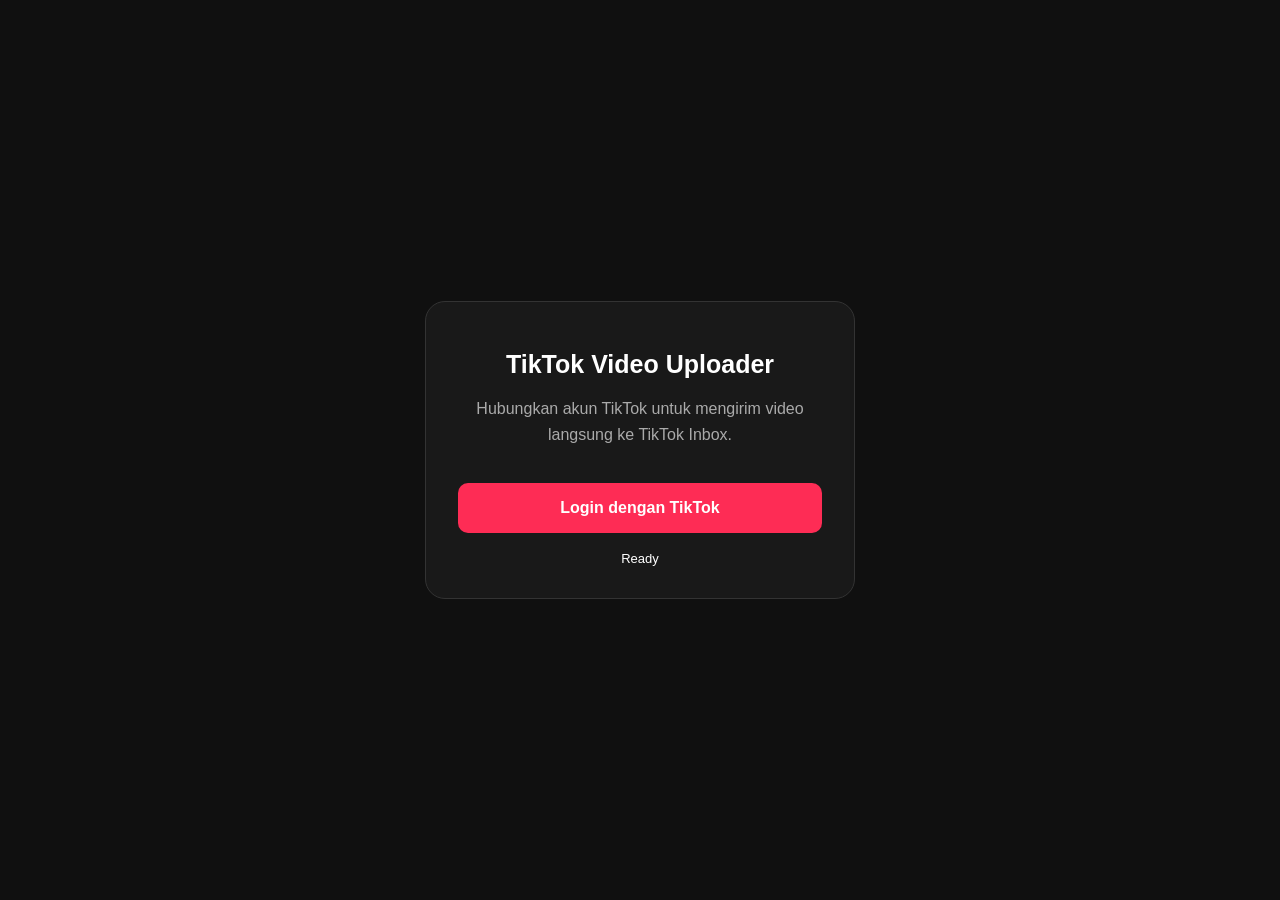
<file: index.html>
<!DOCTYPE html>
<html lang="id">
<head>
  <meta charset="UTF-8">
  <meta name="viewport" content="width=device-width, initial-scale=1">
  <title>TikTok Video Uploader</title>
  <meta name="theme-color" content="#101010">

  <style>
    * { box-sizing: border-box; }

    body {
      margin: 0;
      min-height: 100vh;
      display: grid;
      place-items: center;
      background: #101010;
      color: white;
      font-family: Arial, sans-serif;
      padding: 20px;
    }

    .card {
      width: 100%;
      max-width: 430px;
      padding: 32px;
      border: 1px solid #333;
      border-radius: 20px;
      background: #191919;
      text-align: center;
    }

    h1 { font-size: 25px; }

    p {
      color: #aaa;
      line-height: 1.6;
    }

    button {
      width: 100%;
      padding: 16px;
      margin-top: 20px;
      border: 0;
      border-radius: 10px;
      background: #fe2c55;
      color: white;
      font-size: 16px;
      font-weight: bold;
      cursor: pointer;
    }

    #status {
      margin-top: 18px;
      font-size: 13px;
      overflow-wrap: anywhere;
    }
  </style>
</head>

<body>
  <main class="card">
    <h1>TikTok Video Uploader</h1>
    <p>
      Hubungkan akun TikTok untuk mengirim video
      langsung ke TikTok Inbox.
    </p>

    <button id="loginButton">
      Login dengan TikTok
    </button>

    <div id="status">Ready</div>
  </main>

  <script>
    // GANTI dengan URL Web App Google Apps Script Anda.
    const GAS_URL =
      "https://script.google.com/macros/s/ISI_DEPLOYMENT_ID/exec";

    const params = new URLSearchParams(location.search);

    const code = params.get("code");
    const state = params.get("state");
    const error = params.get("error");

    const status = document.getElementById("status");

    if (error) {
      status.textContent =
        "TikTok OAuth Error: " +
        (params.get("error_description") || error);
    } else if (code) {
      status.textContent = "Mengirim authorization code...";

      const callback =
        GAS_URL +
        "?code=" + encodeURIComponent(code) +
        "&state=" + encodeURIComponent(state || "");

      location.replace(callback);
    }

    document.getElementById("loginButton")
      .addEventListener("click", function() {
        status.textContent = "Membuka TikTok OAuth...";
        location.href = GAS_URL + "?action=login";
      });
  </script>
</body>
</html>
</file>
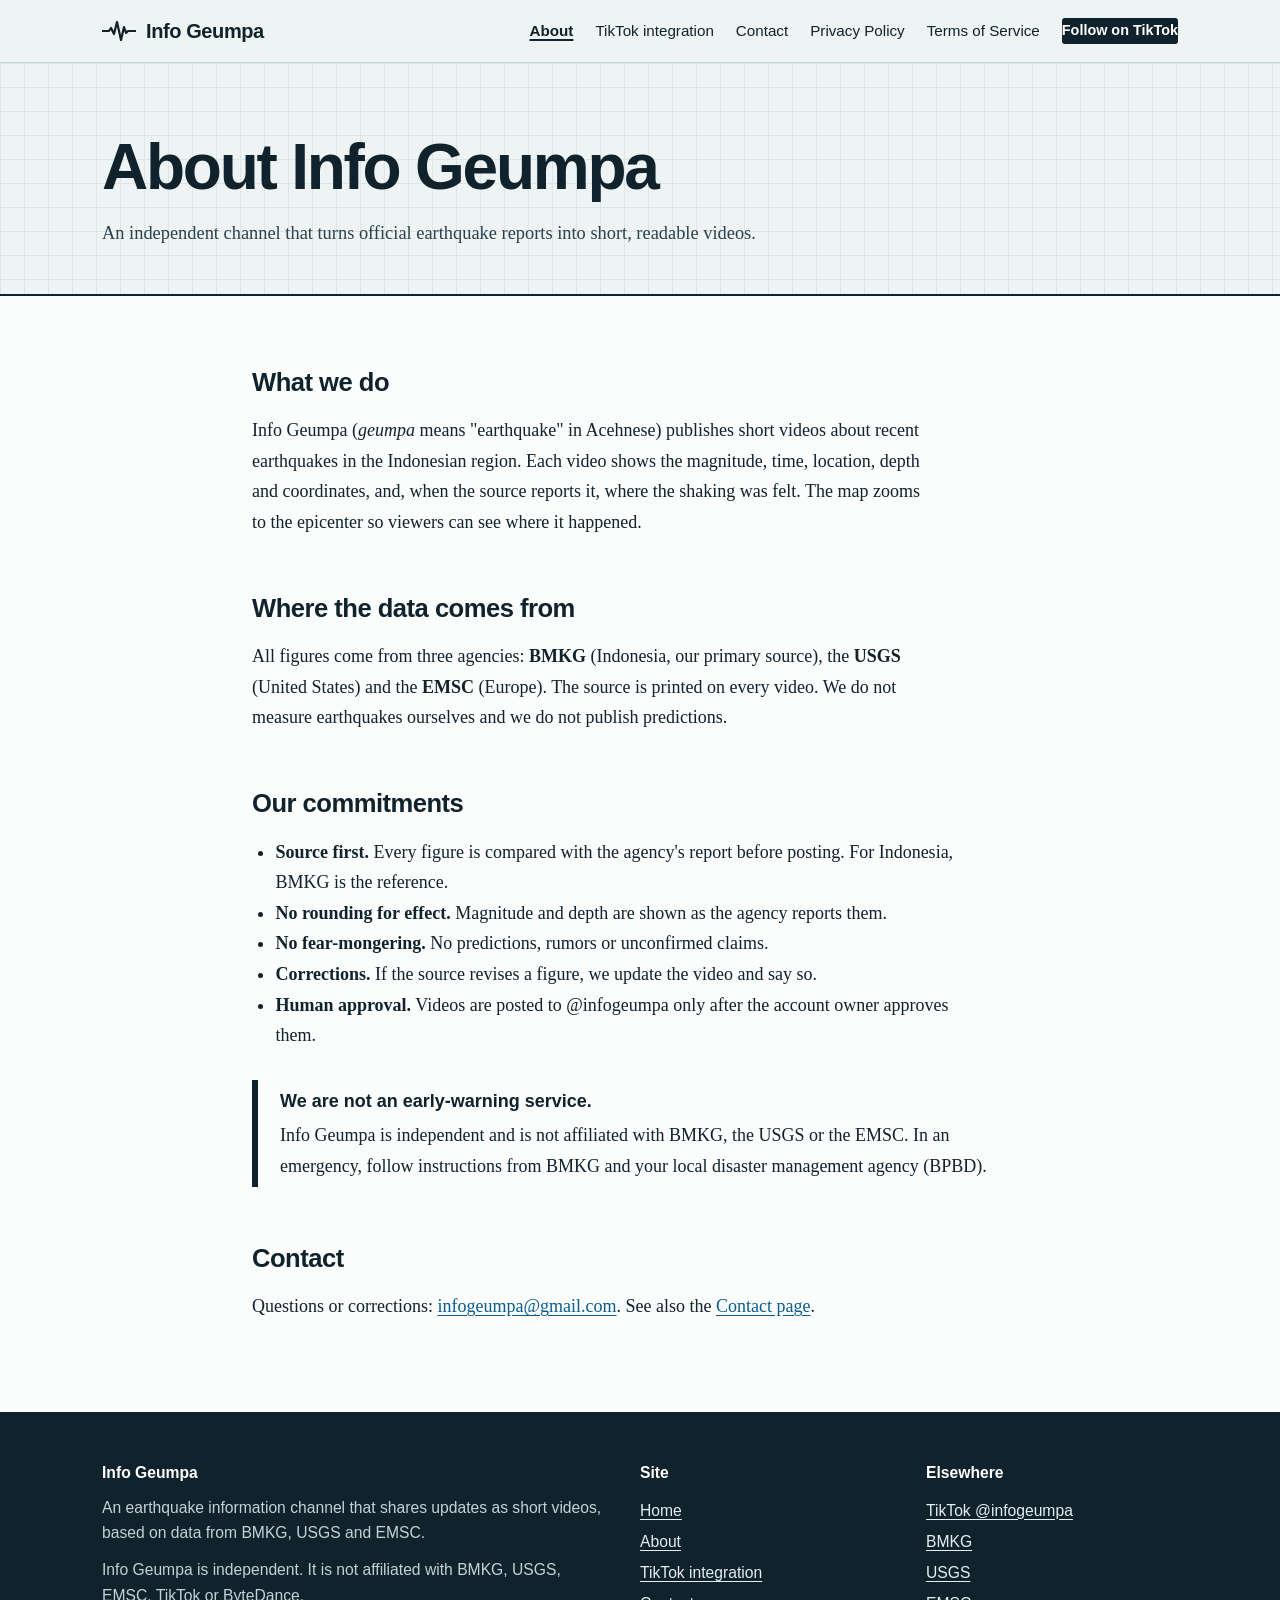
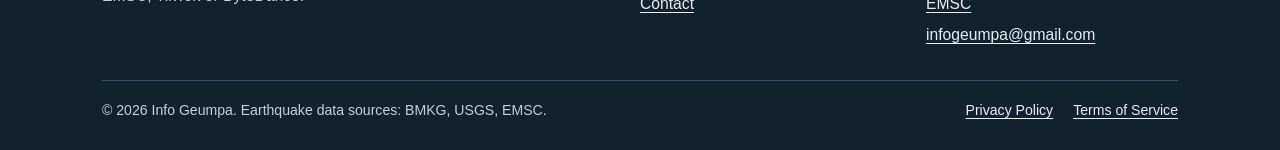
<file: about.html>
<!doctype html>
<html lang="en">
<head>
<meta charset="utf-8">
<meta name="viewport" content="width=device-width,initial-scale=1">
<title>About Info Geumpa | Info Geumpa</title>
<meta name="description" content="About Info Geumpa, an independent earthquake information channel using data from BMKG, USGS and EMSC.">
<meta name="theme-color" content="#10222B">
<meta property="og:site_name" content="Info Geumpa">
<meta property="og:title" content="About Info Geumpa | Info Geumpa">
<meta property="og:description" content="About Info Geumpa, an independent earthquake information channel using data from BMKG, USGS and EMSC.">
<meta property="og:type" content="website">
<link rel="stylesheet" href="assets/style.css">
</head>
<body>
<a class="skip" href="#main">Skip to content</a>
<header class="site-head"><div class="wrap">
  <a class="brand" href="index.html" aria-label="Info Geumpa, home"><svg viewBox="0 0 34 20" aria-hidden="true"><path d="M0 10 L7 10 L9 7 L12 13 L15 1 L19 19 L22 6 L24 12 L26 10 L34 10" fill="none" stroke="currentColor" stroke-width="2.2" stroke-linejoin="round"/></svg>Info Geumpa</a>
  <nav class="site-nav" aria-label="Main"><a href="about.html" aria-current="page">About</a><a href="tiktok.html">TikTok integration</a><a href="contact.html">Contact</a><a href="privacy.html">Privacy Policy</a><a href="terms.html">Terms of Service</a><a class="btn" href="https://www.tiktok.com/@infogeumpa" target="_blank" rel="noopener">Follow on TikTok</a></nav>
</div></header>
<main id="main">
<section class="page-hero"><div class="wrap"><h1>About Info Geumpa</h1><p>An independent channel that turns official earthquake reports into short, readable videos.</p></div></section>
<section class="content"><div class="wrap">

<h2>What we do</h2>
<p>Info Geumpa (<em>geumpa</em> means "earthquake" in Acehnese) publishes short videos about recent earthquakes in the Indonesian region. Each video shows the magnitude, time, location, depth and coordinates, and, when the source reports it, where the shaking was felt. The map zooms to the epicenter so viewers can see where it happened.</p>
<h2>Where the data comes from</h2>
<p>All figures come from three agencies: <strong>BMKG</strong> (Indonesia, our primary source), the <strong>USGS</strong> (United States) and the <strong>EMSC</strong> (Europe). The source is printed on every video. We do not measure earthquakes ourselves and we do not publish predictions.</p>
<h2>Our commitments</h2>
<ul>
<li><strong>Source first.</strong> Every figure is compared with the agency's report before posting. For Indonesia, BMKG is the reference.</li>
<li><strong>No rounding for effect.</strong> Magnitude and depth are shown as the agency reports them.</li>
<li><strong>No fear-mongering.</strong> No predictions, rumors or unconfirmed claims.</li>
<li><strong>Corrections.</strong> If the source revises a figure, we update the video and say so.</li>
<li><strong>Human approval.</strong> Videos are posted to @infogeumpa only after the account owner approves them.</li>
</ul>
<div class="note"><strong>We are not an early-warning service.</strong>Info Geumpa is independent and is not affiliated with BMKG, the USGS or the EMSC. In an emergency, follow instructions from BMKG and your local disaster management agency (BPBD).</div>
<h2>Contact</h2>
<p>Questions or corrections: <a href="mailto:infogeumpa@gmail.com">infogeumpa@gmail.com</a>. See also the <a href="contact.html">Contact page</a>.</p>

</div></section>
</main>
<footer class="foot"><div class="wrap">
  <div class="cols">
    <div><h4>Info Geumpa</h4><p>An earthquake information channel that shares updates as short videos, based on data from BMKG, USGS and EMSC.</p><p>Info Geumpa is independent. It is not affiliated with BMKG, USGS, EMSC, TikTok or ByteDance.</p></div>
    <div><h4>Site</h4><ul><li><a href="index.html">Home</a></li><li><a href="about.html">About</a></li><li><a href="tiktok.html">TikTok integration</a></li><li><a href="contact.html">Contact</a></li></ul></div>
    <div><h4>Elsewhere</h4><ul><li><a href="https://www.tiktok.com/@infogeumpa" target="_blank" rel="noopener">TikTok @infogeumpa</a></li><li><a href="https://www.bmkg.go.id" target="_blank" rel="noopener">BMKG</a></li><li><a href="https://earthquake.usgs.gov" target="_blank" rel="noopener">USGS</a></li><li><a href="https://www.emsc-csem.org" target="_blank" rel="noopener">EMSC</a></li><li><a href="mailto:infogeumpa@gmail.com">infogeumpa@gmail.com</a></li></ul></div>
  </div>
  <div class="base"><span>&copy; 2026 Info Geumpa. Earthquake data sources: BMKG, USGS, EMSC.</span><nav aria-label="Legal"><a href="privacy.html">Privacy Policy</a><a href="terms.html">Terms of Service</a></nav></div>
</div></footer>
</body>
</html>
</file>
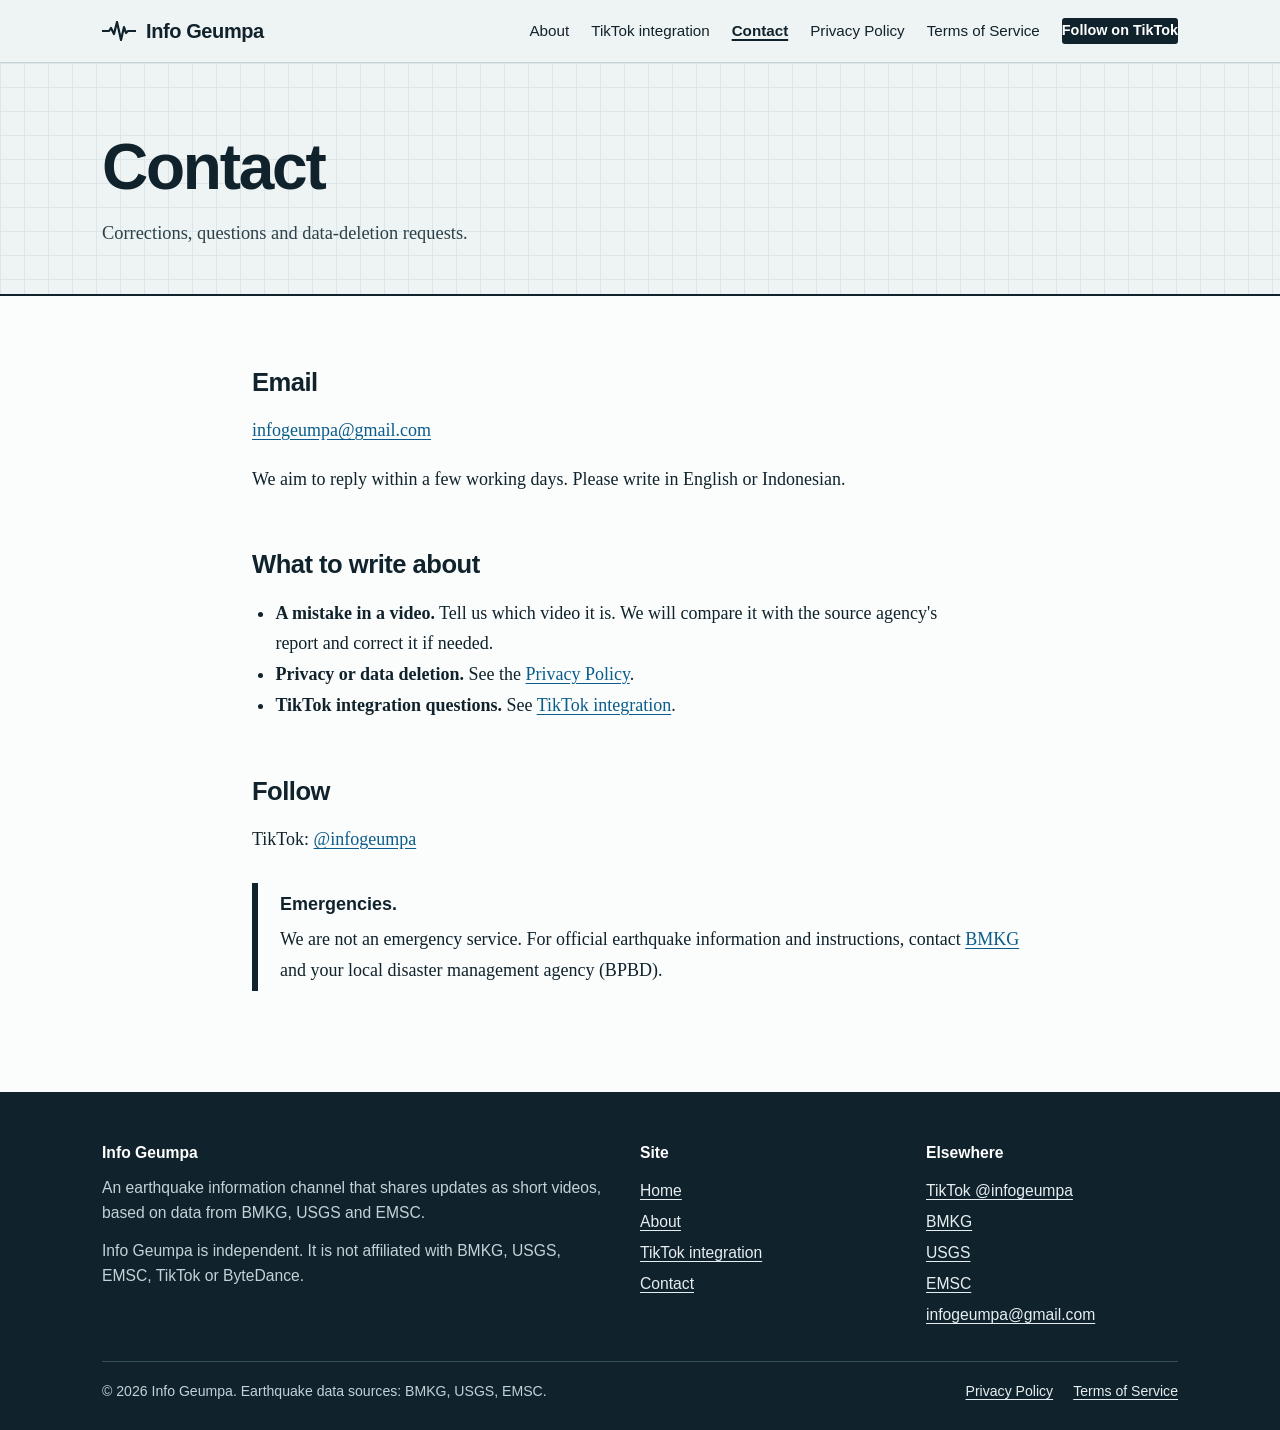
<file: contact.html>
<!doctype html>
<html lang="en">
<head>
<meta charset="utf-8">
<meta name="viewport" content="width=device-width,initial-scale=1">
<title>Contact | Info Geumpa</title>
<meta name="description" content="Contact Info Geumpa for corrections, questions or data deletion requests.">
<meta name="theme-color" content="#10222B">
<meta property="og:site_name" content="Info Geumpa">
<meta property="og:title" content="Contact | Info Geumpa">
<meta property="og:description" content="Contact Info Geumpa for corrections, questions or data deletion requests.">
<meta property="og:type" content="website">
<link rel="stylesheet" href="assets/style.css">
</head>
<body>
<a class="skip" href="#main">Skip to content</a>
<header class="site-head"><div class="wrap">
  <a class="brand" href="index.html" aria-label="Info Geumpa, home"><svg viewBox="0 0 34 20" aria-hidden="true"><path d="M0 10 L7 10 L9 7 L12 13 L15 1 L19 19 L22 6 L24 12 L26 10 L34 10" fill="none" stroke="currentColor" stroke-width="2.2" stroke-linejoin="round"/></svg>Info Geumpa</a>
  <nav class="site-nav" aria-label="Main"><a href="about.html">About</a><a href="tiktok.html">TikTok integration</a><a href="contact.html" aria-current="page">Contact</a><a href="privacy.html">Privacy Policy</a><a href="terms.html">Terms of Service</a><a class="btn" href="https://www.tiktok.com/@infogeumpa" target="_blank" rel="noopener">Follow on TikTok</a></nav>
</div></header>
<main id="main">
<section class="page-hero"><div class="wrap"><h1>Contact</h1><p>Corrections, questions and data-deletion requests.</p></div></section>
<section class="content"><div class="wrap">

<h2>Email</h2>
<p><a href="mailto:infogeumpa@gmail.com">infogeumpa@gmail.com</a></p>
<p>We aim to reply within a few working days. Please write in English or Indonesian.</p>
<h2>What to write about</h2>
<ul>
<li><strong>A mistake in a video.</strong> Tell us which video it is. We will compare it with the source agency's report and correct it if needed.</li>
<li><strong>Privacy or data deletion.</strong> See the <a href="privacy.html">Privacy Policy</a>.</li>
<li><strong>TikTok integration questions.</strong> See <a href="tiktok.html">TikTok integration</a>.</li>
</ul>
<h2>Follow</h2>
<p>TikTok: <a href="https://www.tiktok.com/@infogeumpa" target="_blank" rel="noopener">@infogeumpa</a></p>
<div class="note"><strong>Emergencies.</strong>We are not an emergency service. For official earthquake information and instructions, contact <a href="https://www.bmkg.go.id" target="_blank" rel="noopener">BMKG</a> and your local disaster management agency (BPBD).</div>

</div></section>
</main>
<footer class="foot"><div class="wrap">
  <div class="cols">
    <div><h4>Info Geumpa</h4><p>An earthquake information channel that shares updates as short videos, based on data from BMKG, USGS and EMSC.</p><p>Info Geumpa is independent. It is not affiliated with BMKG, USGS, EMSC, TikTok or ByteDance.</p></div>
    <div><h4>Site</h4><ul><li><a href="index.html">Home</a></li><li><a href="about.html">About</a></li><li><a href="tiktok.html">TikTok integration</a></li><li><a href="contact.html">Contact</a></li></ul></div>
    <div><h4>Elsewhere</h4><ul><li><a href="https://www.tiktok.com/@infogeumpa" target="_blank" rel="noopener">TikTok @infogeumpa</a></li><li><a href="https://www.bmkg.go.id" target="_blank" rel="noopener">BMKG</a></li><li><a href="https://earthquake.usgs.gov" target="_blank" rel="noopener">USGS</a></li><li><a href="https://www.emsc-csem.org" target="_blank" rel="noopener">EMSC</a></li><li><a href="mailto:infogeumpa@gmail.com">infogeumpa@gmail.com</a></li></ul></div>
  </div>
  <div class="base"><span>&copy; 2026 Info Geumpa. Earthquake data sources: BMKG, USGS, EMSC.</span><nav aria-label="Legal"><a href="privacy.html">Privacy Policy</a><a href="terms.html">Terms of Service</a></nav></div>
</div></footer>
</body>
</html>
</file>
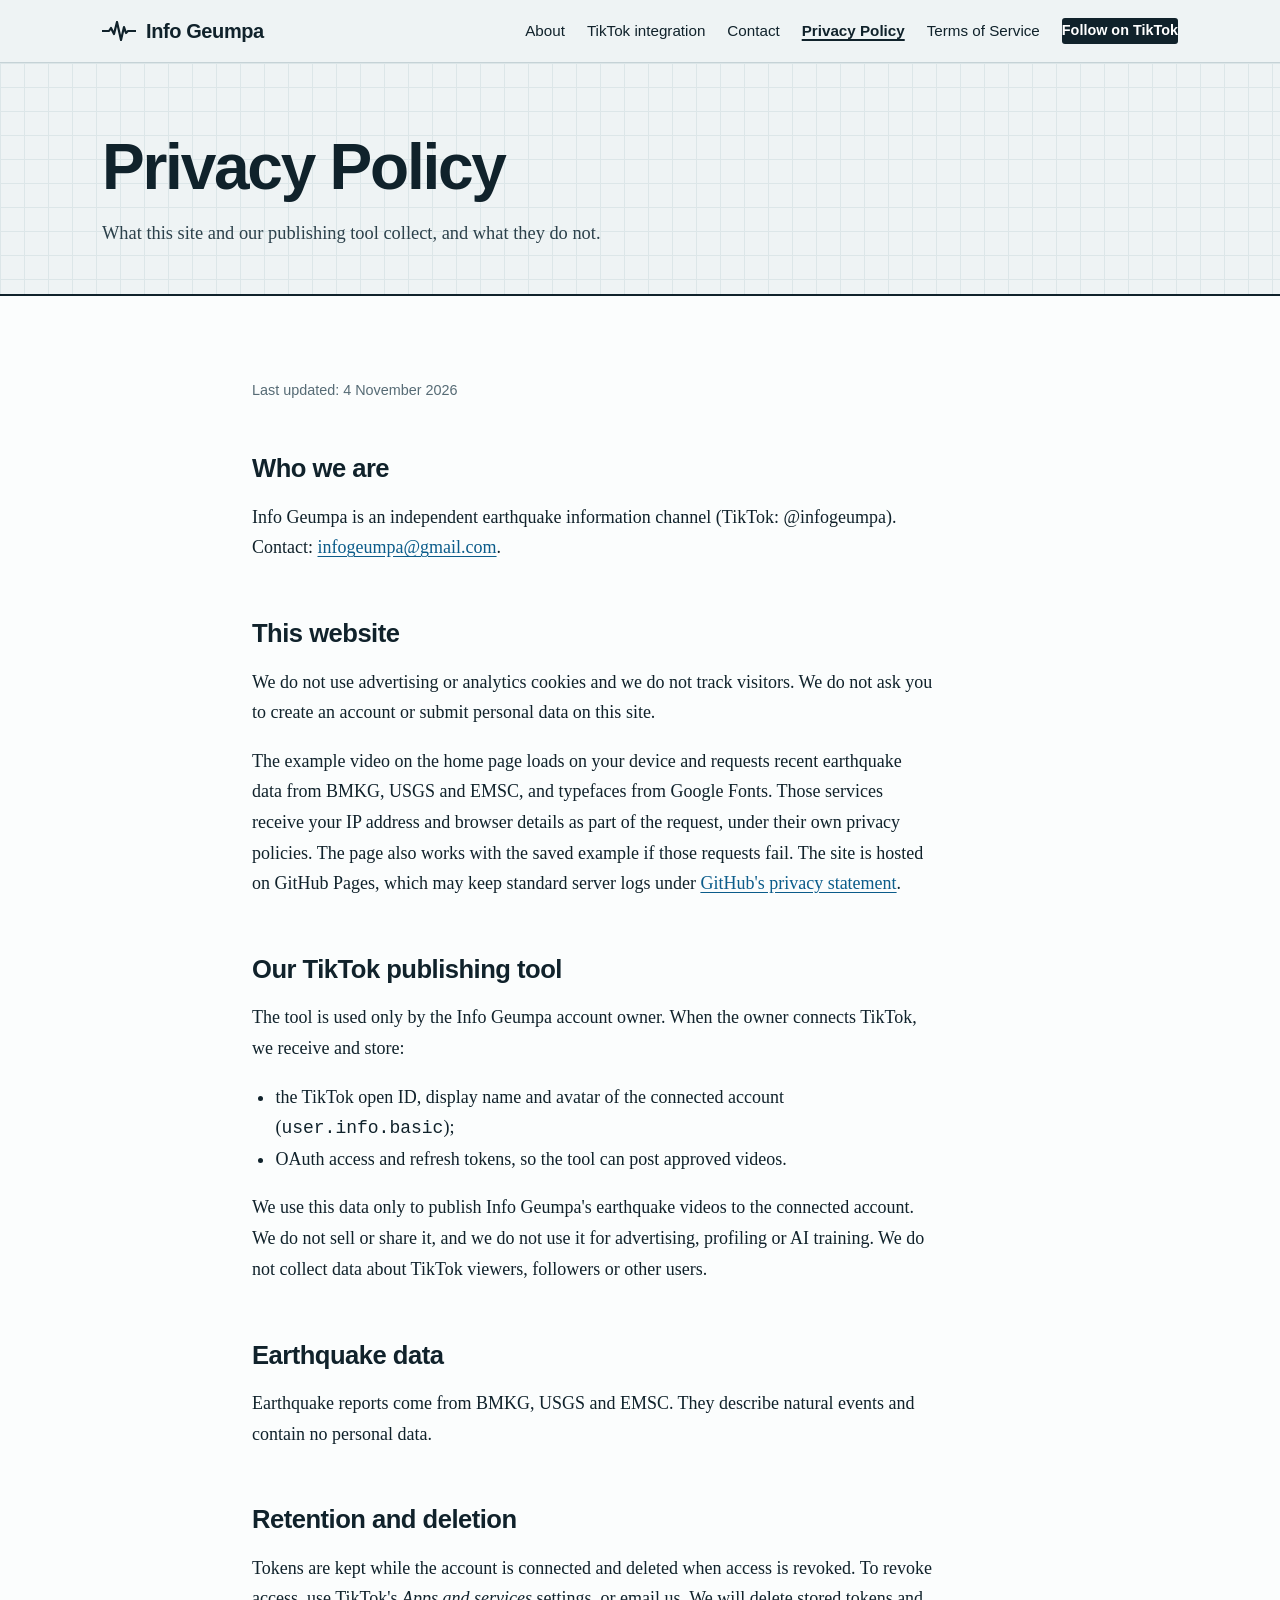
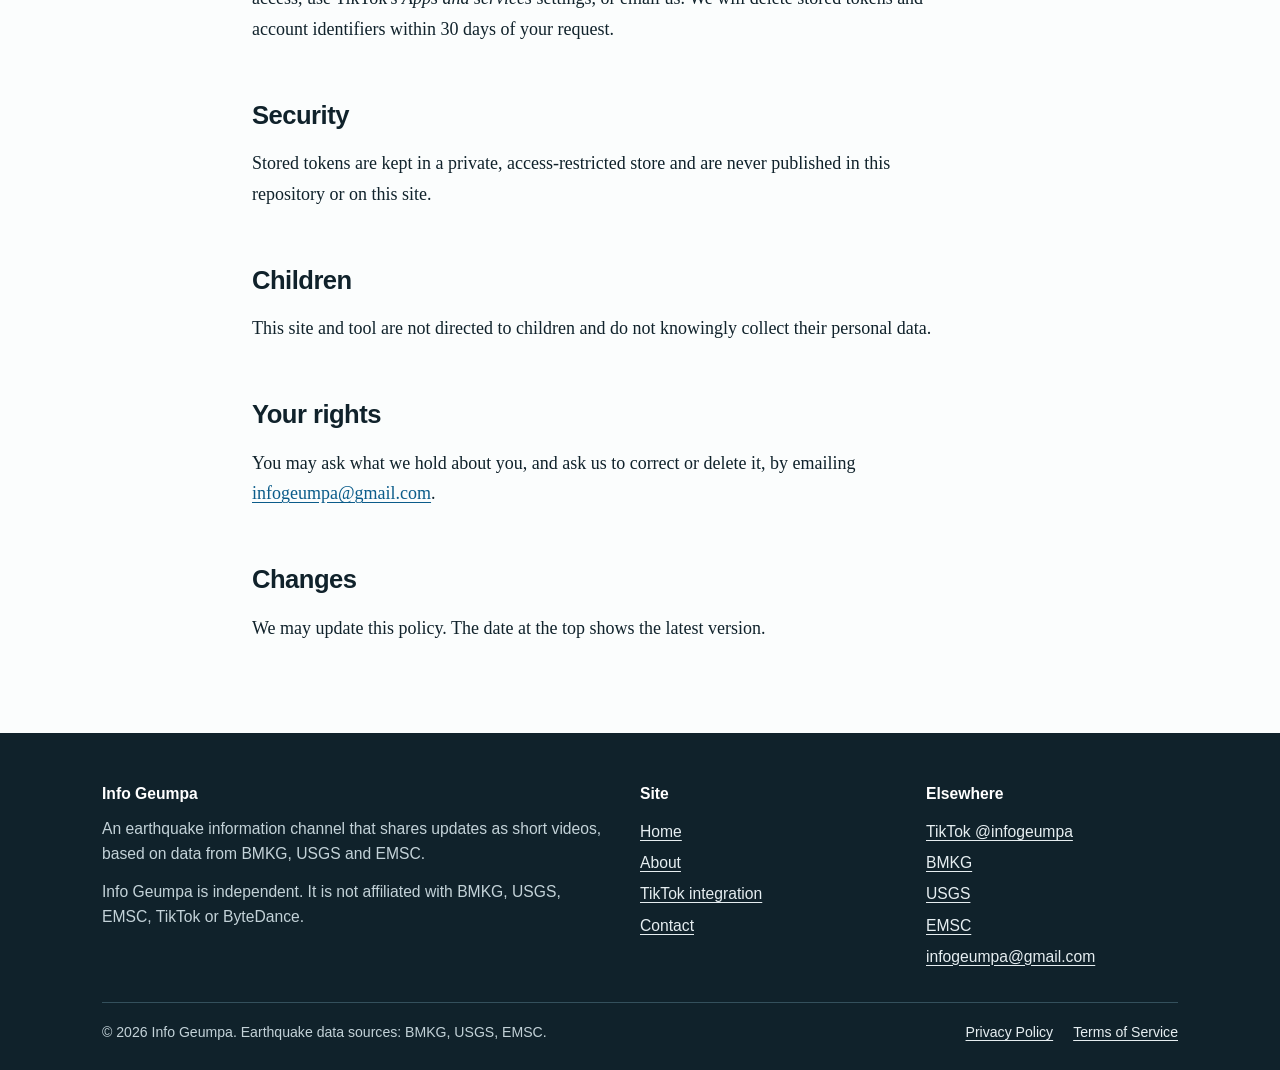
<file: privacy.html>
<!doctype html>
<html lang="en">
<head>
<meta charset="utf-8">
<meta name="viewport" content="width=device-width,initial-scale=1">
<title>Privacy Policy | Info Geumpa</title>
<meta name="description" content="Privacy Policy for the Info Geumpa website and TikTok publishing tool.">
<meta name="theme-color" content="#10222B">
<meta property="og:site_name" content="Info Geumpa">
<meta property="og:title" content="Privacy Policy | Info Geumpa">
<meta property="og:description" content="Privacy Policy for the Info Geumpa website and TikTok publishing tool.">
<meta property="og:type" content="website">
  <meta name="tiktok-developers-site-verification" content="XwnjUmR3ZQoc9Ca4DvHWrPypDGpUZTPW">
<link rel="stylesheet" href="assets/style.css">
</head>
<body>
<a class="skip" href="#main">Skip to content</a>
<header class="site-head"><div class="wrap">
  <a class="brand" href="index.html" aria-label="Info Geumpa, home"><svg viewBox="0 0 34 20" aria-hidden="true"><path d="M0 10 L7 10 L9 7 L12 13 L15 1 L19 19 L22 6 L24 12 L26 10 L34 10" fill="none" stroke="currentColor" stroke-width="2.2" stroke-linejoin="round"/></svg>Info Geumpa</a>
  <nav class="site-nav" aria-label="Main"><a href="about.html">About</a><a href="tiktok.html">TikTok integration</a><a href="contact.html">Contact</a><a href="privacy.html" aria-current="page">Privacy Policy</a><a href="terms.html">Terms of Service</a><a class="btn" href="https://www.tiktok.com/@infogeumpa" target="_blank" rel="noopener">Follow on TikTok</a></nav>
</div></header>
<main id="main">
<section class="page-hero"><div class="wrap"><h1>Privacy Policy</h1><p>What this site and our publishing tool collect, and what they do not.</p></div></section>
<section class="content"><div class="wrap">

<p class="updated">Last updated: 4 November 2026</p>
<h2>Who we are</h2>
<p>Info Geumpa is an independent earthquake information channel (TikTok: @infogeumpa). Contact: <a href="mailto:infogeumpa@gmail.com">infogeumpa@gmail.com</a>.</p>
<h2>This website</h2>
<p>We do not use advertising or analytics cookies and we do not track visitors. We do not ask you to create an account or submit personal data on this site.</p>
<p>The example video on the home page loads on your device and requests recent earthquake data from BMKG, USGS and EMSC, and typefaces from Google Fonts. Those services receive your IP address and browser details as part of the request, under their own privacy policies. The page also works with the saved example if those requests fail. The site is hosted on GitHub Pages, which may keep standard server logs under <a href="https://docs.github.com/en/site-policy/privacy-policies/github-general-privacy-statement" target="_blank" rel="noopener">GitHub's privacy statement</a>.</p>
<h2>Our TikTok publishing tool</h2>
<p>The tool is used only by the Info Geumpa account owner. When the owner connects TikTok, we receive and store:</p>
<ul>
<li>the TikTok open ID, display name and avatar of the connected account (<code>user.info.basic</code>);</li>
<li>OAuth access and refresh tokens, so the tool can post approved videos.</li>
</ul>
<p>We use this data only to publish Info Geumpa's earthquake videos to the connected account. We do not sell or share it, and we do not use it for advertising, profiling or AI training. We do not collect data about TikTok viewers, followers or other users.</p>
<h2>Earthquake data</h2>
<p>Earthquake reports come from BMKG, USGS and EMSC. They describe natural events and contain no personal data.</p>
<h2>Retention and deletion</h2>
<p>Tokens are kept while the account is connected and deleted when access is revoked. To revoke access, use TikTok's <em>Apps and services</em> settings, or email us. We will delete stored tokens and account identifiers within 30 days of your request.</p>
<h2>Security</h2>
<p>Stored tokens are kept in a private, access-restricted store and are never published in this repository or on this site.</p>
<h2>Children</h2>
<p>This site and tool are not directed to children and do not knowingly collect their personal data.</p>
<h2>Your rights</h2>
<p>You may ask what we hold about you, and ask us to correct or delete it, by emailing <a href="mailto:infogeumpa@gmail.com">infogeumpa@gmail.com</a>.</p>
<h2>Changes</h2>
<p>We may update this policy. The date at the top shows the latest version.</p>

</div></section>
</main>
<footer class="foot"><div class="wrap">
  <div class="cols">
    <div><h4>Info Geumpa</h4><p>An earthquake information channel that shares updates as short videos, based on data from BMKG, USGS and EMSC.</p><p>Info Geumpa is independent. It is not affiliated with BMKG, USGS, EMSC, TikTok or ByteDance.</p></div>
    <div><h4>Site</h4><ul><li><a href="index.html">Home</a></li><li><a href="about.html">About</a></li><li><a href="tiktok.html">TikTok integration</a></li><li><a href="contact.html">Contact</a></li></ul></div>
    <div><h4>Elsewhere</h4><ul><li><a href="https://www.tiktok.com/@infogeumpa" target="_blank" rel="noopener">TikTok @infogeumpa</a></li><li><a href="https://www.bmkg.go.id" target="_blank" rel="noopener">BMKG</a></li><li><a href="https://earthquake.usgs.gov" target="_blank" rel="noopener">USGS</a></li><li><a href="https://www.emsc-csem.org" target="_blank" rel="noopener">EMSC</a></li><li><a href="mailto:infogeumpa@gmail.com">infogeumpa@gmail.com</a></li></ul></div>
  </div>
  <div class="base"><span>&copy; 2026 Info Geumpa. Earthquake data sources: BMKG, USGS, EMSC.</span><nav aria-label="Legal"><a href="privacy.html">Privacy Policy</a><a href="terms.html">Terms of Service</a></nav></div>
</div></footer>
</body>
</html>
</file>
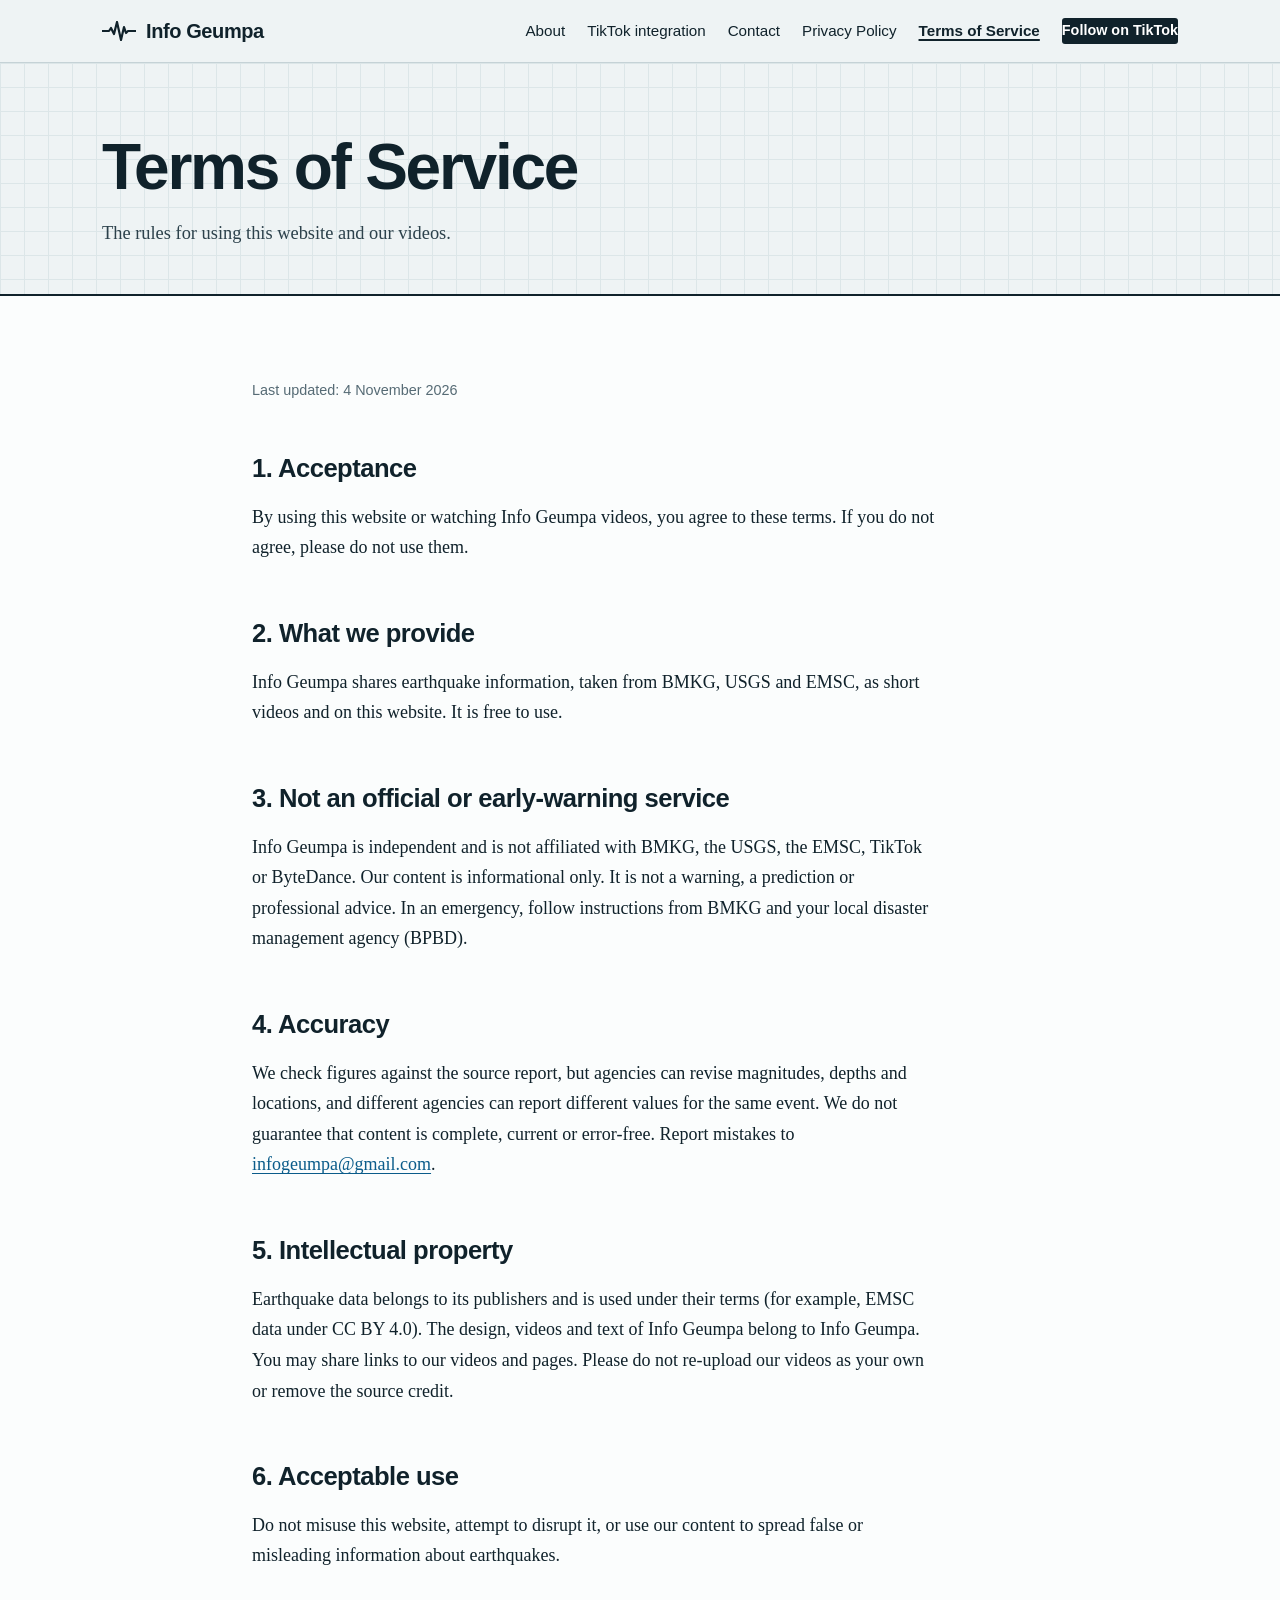
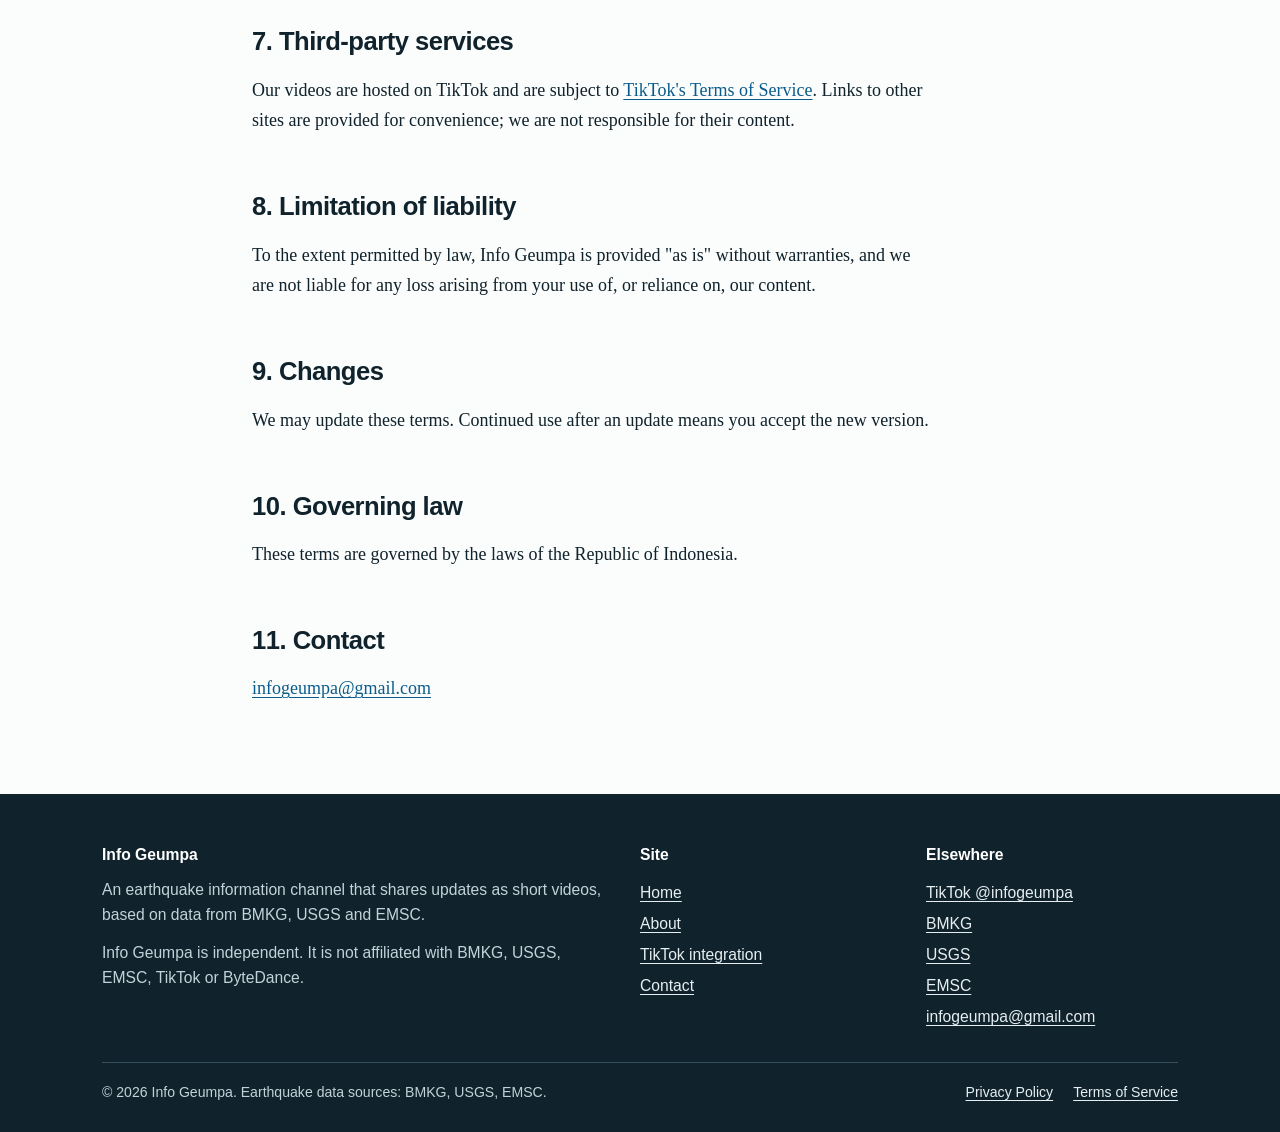
<file: terms.html>
<!doctype html>
<html lang="en">
<head>
<meta charset="utf-8">
<meta name="viewport" content="width=device-width,initial-scale=1">
<title>Terms of Service | Info Geumpa</title>
<meta name="description" content="Terms of Service for the Info Geumpa website and videos.">
<meta name="theme-color" content="#10222B">
<meta property="og:site_name" content="Info Geumpa">
<meta property="og:title" content="Terms of Service | Info Geumpa">
<meta property="og:description" content="Terms of Service for the Info Geumpa website and videos.">
<meta property="og:type" content="website">
  <meta name="tiktok-developers-site-verification" content="xrkNowsRV9VOSG6kb3l33TMOjrW7hDgY">
<link rel="stylesheet" href="assets/style.css">
</head>
<body>
<a class="skip" href="#main">Skip to content</a>
<header class="site-head"><div class="wrap">
  <a class="brand" href="index.html" aria-label="Info Geumpa, home"><svg viewBox="0 0 34 20" aria-hidden="true"><path d="M0 10 L7 10 L9 7 L12 13 L15 1 L19 19 L22 6 L24 12 L26 10 L34 10" fill="none" stroke="currentColor" stroke-width="2.2" stroke-linejoin="round"/></svg>Info Geumpa</a>
  <nav class="site-nav" aria-label="Main"><a href="about.html">About</a><a href="tiktok.html">TikTok integration</a><a href="contact.html">Contact</a><a href="privacy.html">Privacy Policy</a><a href="terms.html" aria-current="page">Terms of Service</a><a class="btn" href="https://www.tiktok.com/@infogeumpa" target="_blank" rel="noopener">Follow on TikTok</a></nav>
</div></header>
<main id="main">
<section class="page-hero"><div class="wrap"><h1>Terms of Service</h1><p>The rules for using this website and our videos.</p></div></section>
<section class="content"><div class="wrap">

<p class="updated">Last updated: 4 November 2026</p>
<h2>1. Acceptance</h2>
<p>By using this website or watching Info Geumpa videos, you agree to these terms. If you do not agree, please do not use them.</p>
<h2>2. What we provide</h2>
<p>Info Geumpa shares earthquake information, taken from BMKG, USGS and EMSC, as short videos and on this website. It is free to use.</p>
<h2>3. Not an official or early-warning service</h2>
<p>Info Geumpa is independent and is not affiliated with BMKG, the USGS, the EMSC, TikTok or ByteDance. Our content is informational only. It is not a warning, a prediction or professional advice. In an emergency, follow instructions from BMKG and your local disaster management agency (BPBD).</p>
<h2>4. Accuracy</h2>
<p>We check figures against the source report, but agencies can revise magnitudes, depths and locations, and different agencies can report different values for the same event. We do not guarantee that content is complete, current or error-free. Report mistakes to <a href="mailto:infogeumpa@gmail.com">infogeumpa@gmail.com</a>.</p>
<h2>5. Intellectual property</h2>
<p>Earthquake data belongs to its publishers and is used under their terms (for example, EMSC data under CC BY 4.0). The design, videos and text of Info Geumpa belong to Info Geumpa. You may share links to our videos and pages. Please do not re-upload our videos as your own or remove the source credit.</p>
<h2>6. Acceptable use</h2>
<p>Do not misuse this website, attempt to disrupt it, or use our content to spread false or misleading information about earthquakes.</p>
<h2>7. Third-party services</h2>
<p>Our videos are hosted on TikTok and are subject to <a href="https://www.tiktok.com/legal/page/global/terms-of-service/en" target="_blank" rel="noopener">TikTok's Terms of Service</a>. Links to other sites are provided for convenience; we are not responsible for their content.</p>
<h2>8. Limitation of liability</h2>
<p>To the extent permitted by law, Info Geumpa is provided "as is" without warranties, and we are not liable for any loss arising from your use of, or reliance on, our content.</p>
<h2>9. Changes</h2>
<p>We may update these terms. Continued use after an update means you accept the new version.</p>
<h2>10. Governing law</h2>
<p>These terms are governed by the laws of the Republic of Indonesia.</p>
<h2>11. Contact</h2>
<p><a href="mailto:infogeumpa@gmail.com">infogeumpa@gmail.com</a></p>

</div></section>
</main>
<footer class="foot"><div class="wrap">
  <div class="cols">
    <div><h4>Info Geumpa</h4><p>An earthquake information channel that shares updates as short videos, based on data from BMKG, USGS and EMSC.</p><p>Info Geumpa is independent. It is not affiliated with BMKG, USGS, EMSC, TikTok or ByteDance.</p></div>
    <div><h4>Site</h4><ul><li><a href="index.html">Home</a></li><li><a href="about.html">About</a></li><li><a href="tiktok.html">TikTok integration</a></li><li><a href="contact.html">Contact</a></li></ul></div>
    <div><h4>Elsewhere</h4><ul><li><a href="https://www.tiktok.com/@infogeumpa" target="_blank" rel="noopener">TikTok @infogeumpa</a></li><li><a href="https://www.bmkg.go.id" target="_blank" rel="noopener">BMKG</a></li><li><a href="https://earthquake.usgs.gov" target="_blank" rel="noopener">USGS</a></li><li><a href="https://www.emsc-csem.org" target="_blank" rel="noopener">EMSC</a></li><li><a href="mailto:infogeumpa@gmail.com">infogeumpa@gmail.com</a></li></ul></div>
  </div>
  <div class="base"><span>&copy; 2026 Info Geumpa. Earthquake data sources: BMKG, USGS, EMSC.</span><nav aria-label="Legal"><a href="privacy.html">Privacy Policy</a><a href="terms.html">Terms of Service</a></nav></div>
</div></footer>
</body>
</html>
</file>
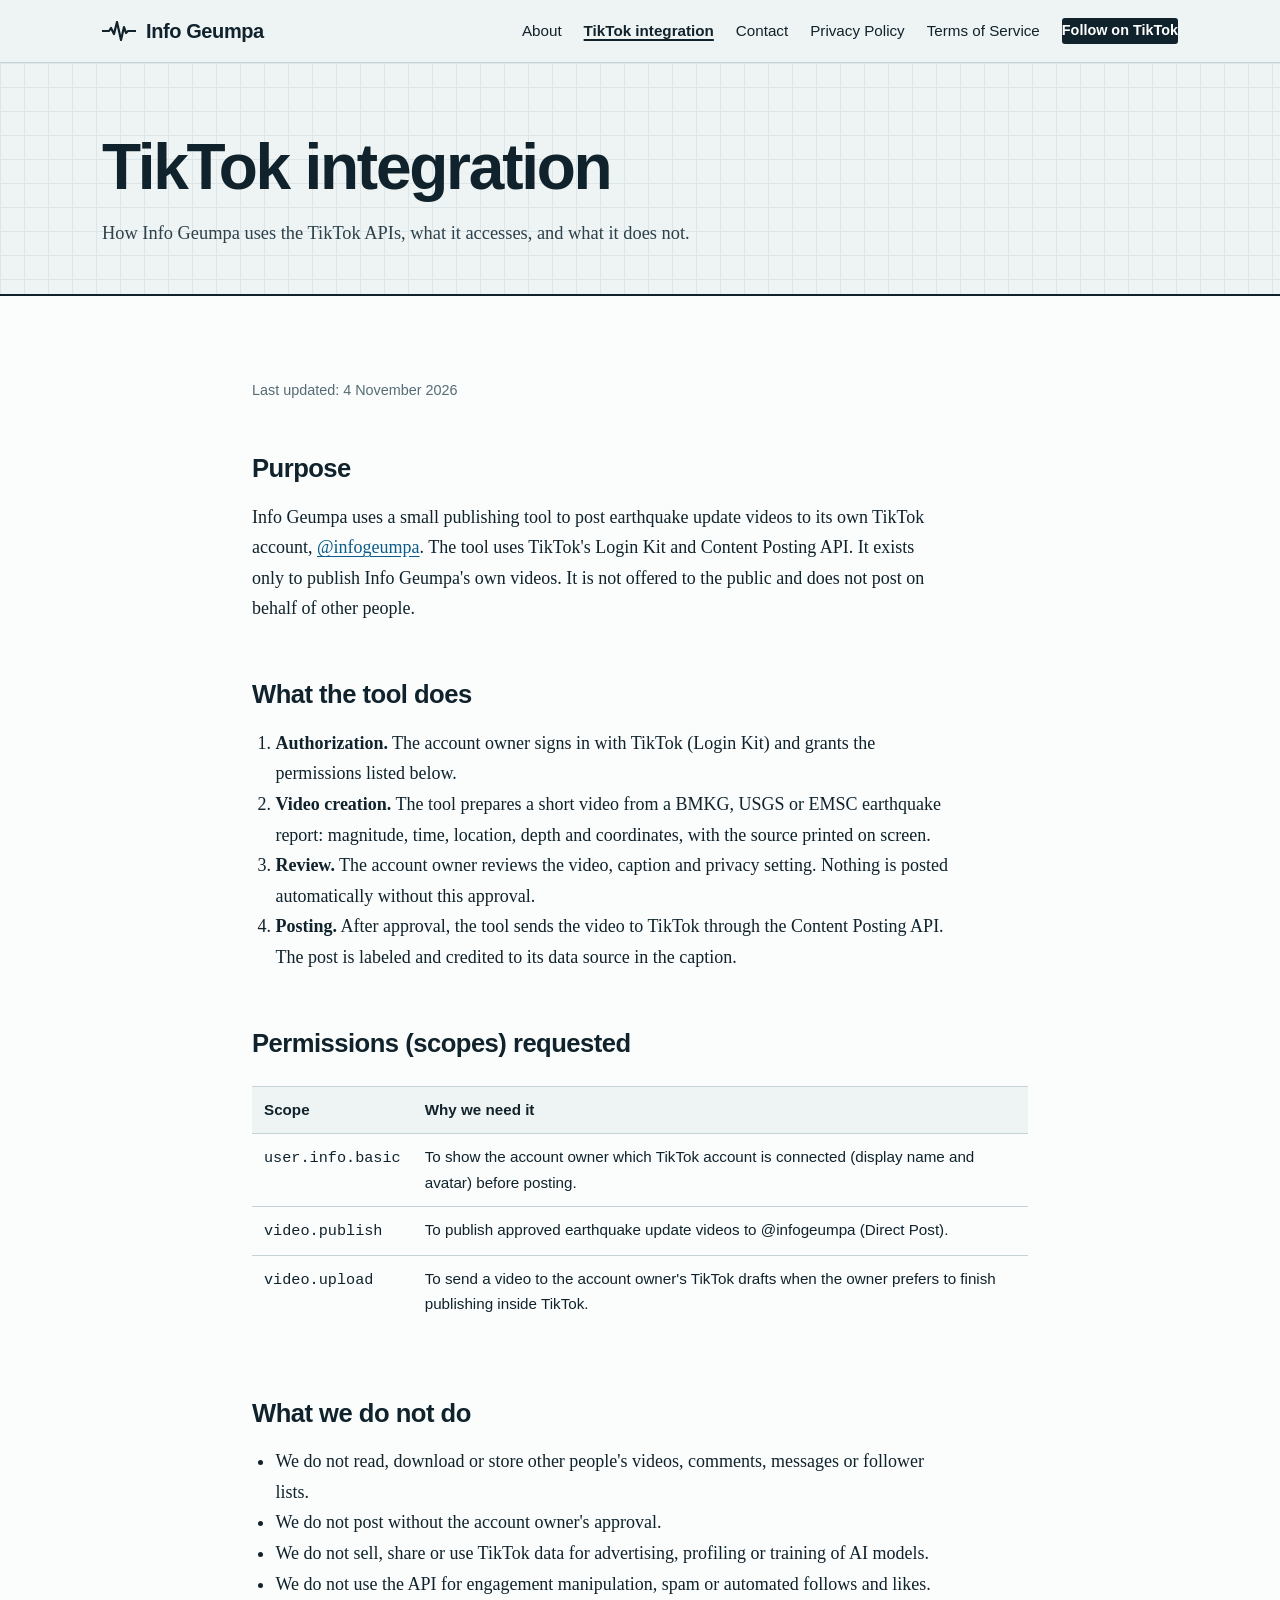
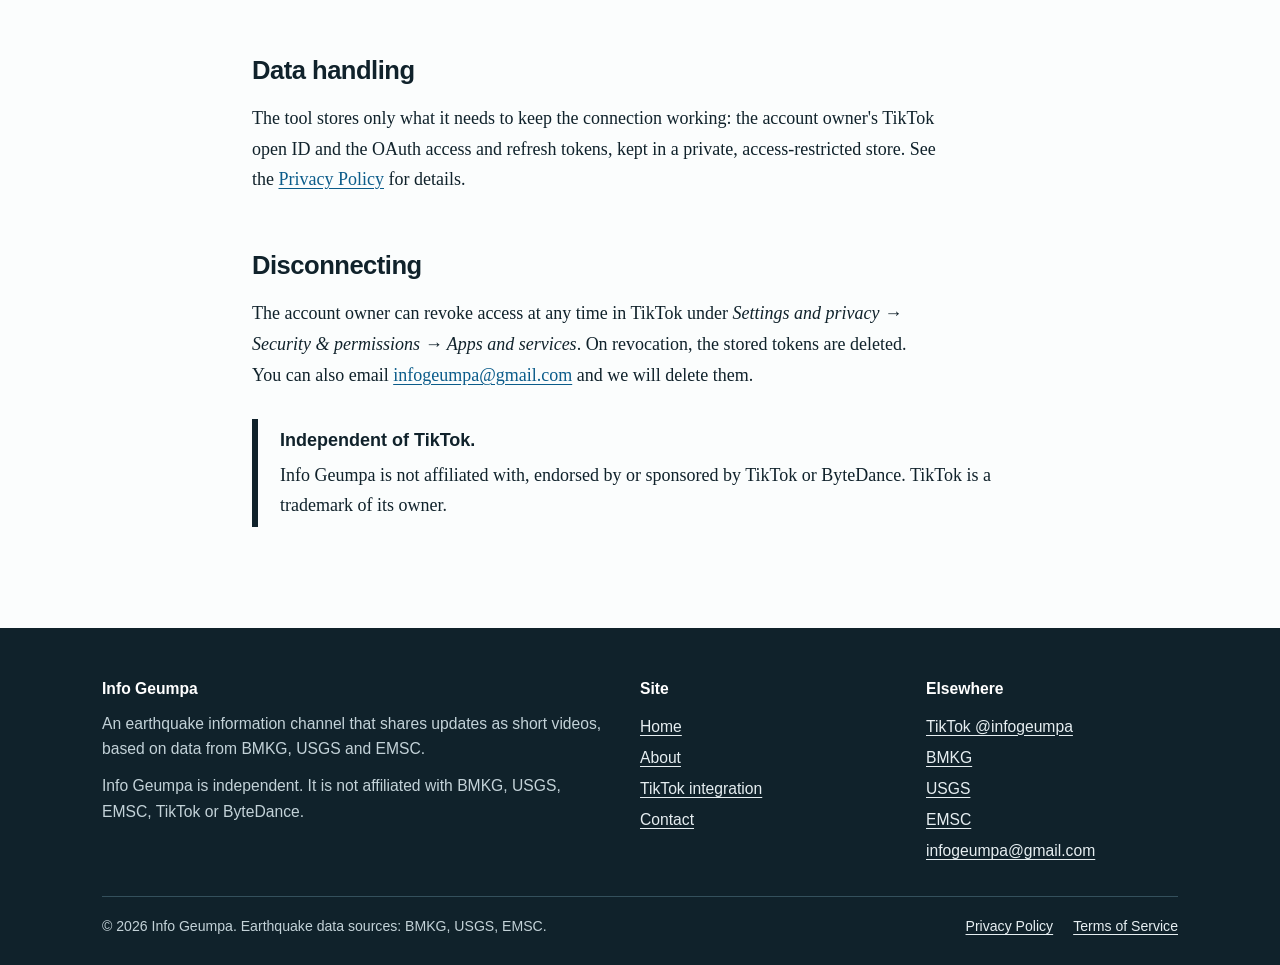
<file: tiktok.html>
<!doctype html>
<html lang="en">
<head>
<meta charset="utf-8">
<meta name="viewport" content="width=device-width,initial-scale=1">
<title>TikTok integration | Info Geumpa</title>
<meta name="description" content="How Info Geumpa uses TikTok Login Kit and the Content Posting API to publish earthquake update videos.">
<meta name="theme-color" content="#10222B">
<meta property="og:site_name" content="Info Geumpa">
<meta property="og:title" content="TikTok integration | Info Geumpa">
<meta property="og:description" content="How Info Geumpa uses TikTok Login Kit and the Content Posting API to publish earthquake update videos.">
<meta property="og:type" content="website">
<link rel="stylesheet" href="assets/style.css">
</head>
<body>
<a class="skip" href="#main">Skip to content</a>
<header class="site-head"><div class="wrap">
  <a class="brand" href="index.html" aria-label="Info Geumpa, home"><svg viewBox="0 0 34 20" aria-hidden="true"><path d="M0 10 L7 10 L9 7 L12 13 L15 1 L19 19 L22 6 L24 12 L26 10 L34 10" fill="none" stroke="currentColor" stroke-width="2.2" stroke-linejoin="round"/></svg>Info Geumpa</a>
  <nav class="site-nav" aria-label="Main"><a href="about.html">About</a><a href="tiktok.html" aria-current="page">TikTok integration</a><a href="contact.html">Contact</a><a href="privacy.html">Privacy Policy</a><a href="terms.html">Terms of Service</a><a class="btn" href="https://www.tiktok.com/@infogeumpa" target="_blank" rel="noopener">Follow on TikTok</a></nav>
</div></header>
<main id="main">
<section class="page-hero"><div class="wrap"><h1>TikTok integration</h1><p>How Info Geumpa uses the TikTok APIs, what it accesses, and what it does not.</p></div></section>
<section class="content"><div class="wrap">

<p class="updated">Last updated: 4 November 2026</p>
<h2>Purpose</h2>
<p>Info Geumpa uses a small publishing tool to post earthquake update videos to its own TikTok account, <a href="https://www.tiktok.com/@infogeumpa" target="_blank" rel="noopener">@infogeumpa</a>. The tool uses TikTok's Login Kit and Content Posting API. It exists only to publish Info Geumpa's own videos. It is not offered to the public and does not post on behalf of other people.</p>
<h2>What the tool does</h2>
<ol>
<li><strong>Authorization.</strong> The account owner signs in with TikTok (Login Kit) and grants the permissions listed below.</li>
<li><strong>Video creation.</strong> The tool prepares a short video from a BMKG, USGS or EMSC earthquake report: magnitude, time, location, depth and coordinates, with the source printed on screen.</li>
<li><strong>Review.</strong> The account owner reviews the video, caption and privacy setting. Nothing is posted automatically without this approval.</li>
<li><strong>Posting.</strong> After approval, the tool sends the video to TikTok through the Content Posting API. The post is labeled and credited to its data source in the caption.</li>
</ol>
<h2>Permissions (scopes) requested</h2>
<div class="tablewrap"><table>
<tr><th>Scope</th><th>Why we need it</th></tr>
<tr><td><code>user.info.basic</code></td><td>To show the account owner which TikTok account is connected (display name and avatar) before posting.</td></tr>
<tr><td><code>video.publish</code></td><td>To publish approved earthquake update videos to @infogeumpa (Direct Post).</td></tr>
<tr><td><code>video.upload</code></td><td>To send a video to the account owner's TikTok drafts when the owner prefers to finish publishing inside TikTok.</td></tr>
</table></div>
<h2>What we do not do</h2>
<ul>
<li>We do not read, download or store other people's videos, comments, messages or follower lists.</li>
<li>We do not post without the account owner's approval.</li>
<li>We do not sell, share or use TikTok data for advertising, profiling or training of AI models.</li>
<li>We do not use the API for engagement manipulation, spam or automated follows and likes.</li>
</ul>
<h2>Data handling</h2>
<p>The tool stores only what it needs to keep the connection working: the account owner's TikTok open ID and the OAuth access and refresh tokens, kept in a private, access-restricted store. See the <a href="privacy.html">Privacy Policy</a> for details.</p>
<h2>Disconnecting</h2>
<p>The account owner can revoke access at any time in TikTok under <em>Settings and privacy &rarr; Security &amp; permissions &rarr; Apps and services</em>. On revocation, the stored tokens are deleted. You can also email <a href="mailto:infogeumpa@gmail.com">infogeumpa@gmail.com</a> and we will delete them.</p>
<div class="note"><strong>Independent of TikTok.</strong>Info Geumpa is not affiliated with, endorsed by or sponsored by TikTok or ByteDance. TikTok is a trademark of its owner.</div>

</div></section>
</main>
<footer class="foot"><div class="wrap">
  <div class="cols">
    <div><h4>Info Geumpa</h4><p>An earthquake information channel that shares updates as short videos, based on data from BMKG, USGS and EMSC.</p><p>Info Geumpa is independent. It is not affiliated with BMKG, USGS, EMSC, TikTok or ByteDance.</p></div>
    <div><h4>Site</h4><ul><li><a href="index.html">Home</a></li><li><a href="about.html">About</a></li><li><a href="tiktok.html">TikTok integration</a></li><li><a href="contact.html">Contact</a></li></ul></div>
    <div><h4>Elsewhere</h4><ul><li><a href="https://www.tiktok.com/@infogeumpa" target="_blank" rel="noopener">TikTok @infogeumpa</a></li><li><a href="https://www.bmkg.go.id" target="_blank" rel="noopener">BMKG</a></li><li><a href="https://earthquake.usgs.gov" target="_blank" rel="noopener">USGS</a></li><li><a href="https://www.emsc-csem.org" target="_blank" rel="noopener">EMSC</a></li><li><a href="mailto:infogeumpa@gmail.com">infogeumpa@gmail.com</a></li></ul></div>
  </div>
  <div class="base"><span>&copy; 2026 Info Geumpa. Earthquake data sources: BMKG, USGS, EMSC.</span><nav aria-label="Legal"><a href="privacy.html">Privacy Policy</a><a href="terms.html">Terms of Service</a></nav></div>
</div></footer>
</body>
</html>
</file>
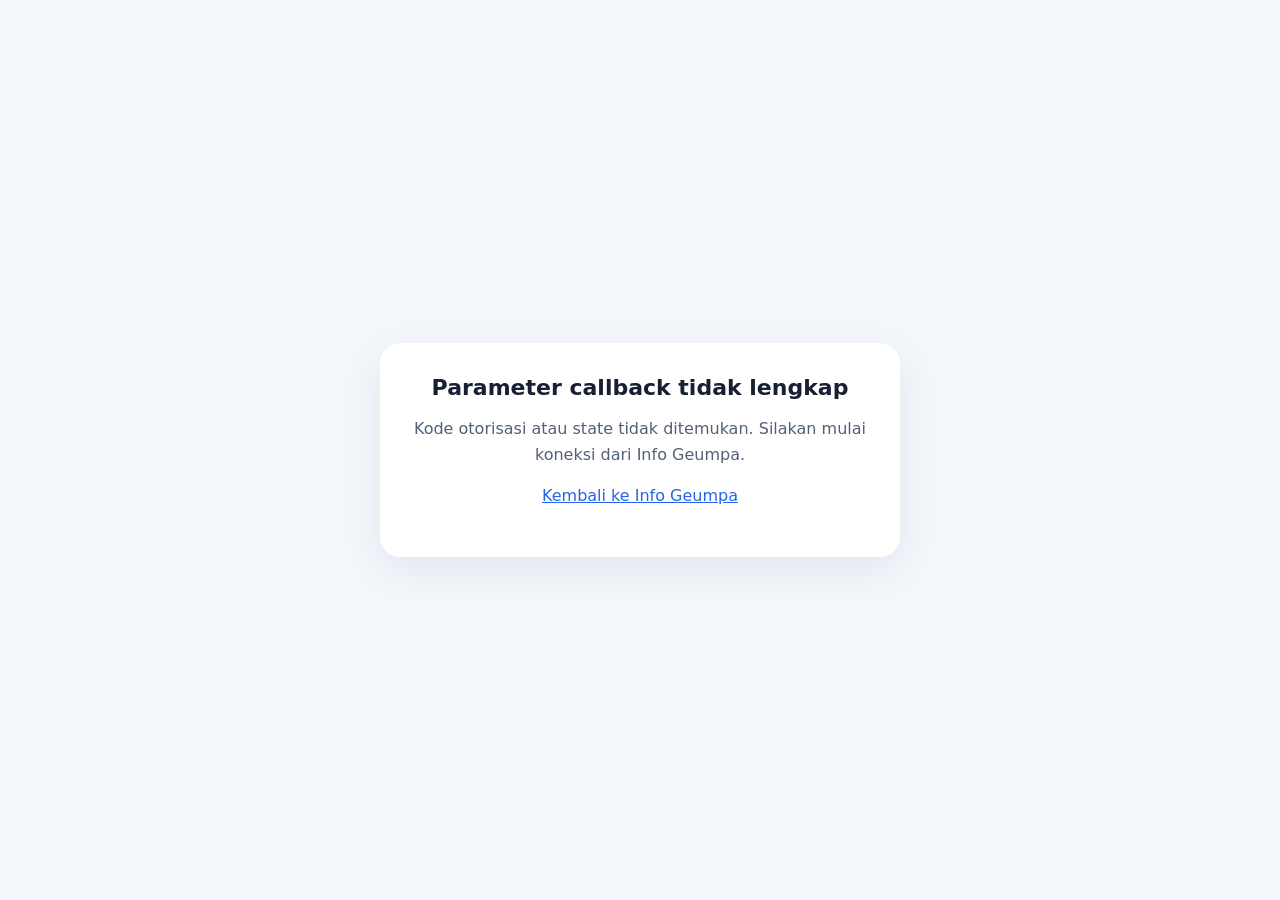
<file: auth/callback.html>
<!doctype html>
<html lang="id">
<head>
  <meta charset="utf-8">
  <meta name="viewport" content="width=device-width,initial-scale=1">
  <meta name="robots" content="noindex,nofollow">
  <title>Menghubungkan TikTok — Info Geumpa</title>
  <style>
    *{box-sizing:border-box}body{margin:0;min-height:100vh;display:grid;place-items:center;padding:24px;background:#f3f6fb;color:#172033;font:16px system-ui, sans-serif}
    main{width:min(100%,520px);background:#fff;padding:32px;border-radius:20px;box-shadow:0 12px 40px #14213d12;text-align:center}
    h1{font-size:22px;margin:0 0 12px}p{line-height:1.6;color:#526078}.spinner{width:34px;height:34px;border:4px solid #e4eaf3;border-top-color:#2563eb;border-radius:50%;margin:22px auto;animation:spin .8s linear infinite}
    a{color:#2563eb}@keyframes spin{to{transform:rotate(360deg)}}
  </style>
</head>
<body>
  <main>
    <h1 id="title">Memproses koneksi TikTok</h1>
    <div class="spinner" id="spinner"></div>
    <p id="message">Mohon tunggu, Anda akan diarahkan ke proses verifikasi yang aman.</p>
    <p><a id="retry" href="../">Kembali ke Info Geumpa</a></p>
  </main>
  <script>
    // URL Apps Script Web App /exec dimasukkan di sini setelah deployment.
    const APPS_SCRIPT_WEB_APP_URL = 'GANTI_DENGAN_URL_WEB_APP_APPS_SCRIPT';
    const params = new URLSearchParams(location.search);
    const code = params.get('code');
    const state = params.get('state');
    const error = params.get('error');
    const description = params.get('error_description');

    if (error) {
      document.getElementById('title').textContent = 'Izin TikTok tidak diberikan';
      document.getElementById('spinner').hidden = true;
      document.getElementById('message').textContent = description || error;
    } else if (!code || !state) {
      document.getElementById('title').textContent = 'Parameter callback tidak lengkap';
      document.getElementById('spinner').hidden = true;
      document.getElementById('message').textContent = 'Kode otorisasi atau state tidak ditemukan. Silakan mulai koneksi dari Info Geumpa.';
    } else if (APPS_SCRIPT_WEB_APP_URL.startsWith('https://script.google.com/')) {
      const target = new URL(APPS_SCRIPT_WEB_APP_URL);
      target.searchParams.set('code', code);
      target.searchParams.set('state', state);
      location.replace(target.toString());
    } else {
      document.getElementById('title').textContent = 'Callback belum dikonfigurasi';
      document.getElementById('spinner').hidden = true;
      document.getElementById('message').textContent = 'Isi URL Web App Google Apps Script pada file callback.html sebelum digunakan.';
    }
  </script>
</body>
</html>
</file>
<file: assets/style.css>
:root{--paper:#EEF3F4;--grid:#DCE6E8;--ink:#10222B;--ink-soft:#2C414B;--mute:#566B75;--line:#C5D2D6;--link:#0B5C8A;--white:#FBFDFD;
--sans:"Helvetica Neue",Helvetica,"Segoe UI",Roboto,Arial,sans-serif;--serif:Charter,"Bitstream Charter","Sitka Text",Cambria,Georgia,serif}
*{box-sizing:border-box}html{-webkit-text-size-adjust:100%}
body{margin:0;background:var(--white);color:var(--ink);font:18px/1.7 var(--serif)}
a{color:var(--link);text-underline-offset:3px}
:focus-visible{outline:3px solid var(--link);outline-offset:3px}
.wrap{max-width:1120px;margin:0 auto;padding:0 22px}
.skip{position:absolute;left:-999px;top:8px;background:var(--ink);color:#fff;padding:8px 12px;z-index:10}.skip:focus{left:8px}
h1,h2,h3,.btn,.brand,.site-nav,.foot h4,table{font-family:var(--sans)}
.site-head{background:var(--paper);border-bottom:1px solid var(--line)}
.site-head .wrap{display:flex;align-items:center;justify-content:space-between;gap:12px 28px;flex-wrap:wrap;padding-top:14px;padding-bottom:14px}
.brand{display:flex;align-items:center;gap:10px;color:var(--ink);text-decoration:none;font-weight:800;font-size:1.25rem;letter-spacing:-.02em}
.brand svg{width:34px;height:20px;flex:none}
.site-nav{display:flex;align-items:center;gap:6px 22px;flex-wrap:wrap;font-size:.95rem}
.site-nav a{color:var(--ink);text-decoration:none;padding:4px 0}.site-nav a:hover{text-decoration:underline}
.site-nav a[aria-current="page"]{font-weight:700;text-decoration:underline;text-decoration-thickness:2px}
.btn{display:inline-block;background:var(--ink);color:#fff;text-decoration:none;font-weight:700;font-size:.9rem;line-height:1.2;padding:.6em 1em;border-radius:3px}
.btn:hover{background:#1E3B49}.site-nav a.btn{color:#fff}
.page-hero{background:var(--paper);border-bottom:2px solid var(--ink);background-image:linear-gradient(var(--grid) 1px,transparent 1px),linear-gradient(90deg,var(--grid) 1px,transparent 1px);background-size:24px 24px}
.page-hero .wrap{padding-top:clamp(40px,6vw,72px);padding-bottom:clamp(28px,4vw,44px)}
.page-hero h1{margin:0;max-width:20ch;font-weight:800;font-size:clamp(2.2rem,5.6vw,4rem);line-height:1.02;letter-spacing:-.035em}
.page-hero p{max-width:36em;margin:18px 0 0;font-size:1.15rem;color:var(--ink-soft)}
.content{padding:clamp(40px,6vw,72px) 0}
.content .wrap{max-width:820px}
.content h2{margin:2.2em 0 .5em;font-size:1.6rem;line-height:1.15;letter-spacing:-.02em;font-weight:800}
.content h2:first-child{margin-top:0}
.content h3{margin:1.6em 0 .3em;font-size:1.15rem}
.content p,.content li{max-width:38em}
.content ul,.content ol{padding-left:1.3em}
.note{margin:1.6em 0;padding:6px 0 6px 22px;border-left:6px solid var(--ink)}
.note strong{font-family:var(--sans);display:block;margin-bottom:4px}
.updated{font:.9rem var(--sans);color:var(--mute)}
table{border-collapse:collapse;width:100%;font-size:.95rem;margin:1em 0}
th,td{text-align:left;vertical-align:top;padding:10px 12px;border-top:1px solid var(--line)}
th{font-weight:800;background:var(--paper)}
.tablewrap{overflow-x:auto}
.foot{background:var(--ink);color:#C3D2D8;font:.98rem/1.6 var(--sans);padding:48px 0 28px}
.foot a{color:#E6EEF1}.foot .cols{display:grid;grid-template-columns:2fr 1fr 1fr;gap:34px}
.foot h4{margin:0 0 10px;color:#fff}.foot ul{list-style:none;margin:0;padding:0}.foot li{padding:3px 0}.foot p{margin:0 0 .8em;max-width:34em}
.foot .base{margin-top:30px;padding-top:18px;border-top:1px solid #34505C;display:flex;justify-content:space-between;gap:12px 24px;flex-wrap:wrap;font-size:.88rem}
.foot .base nav{display:flex;gap:20px}
@media(max-width:820px){.foot .cols{grid-template-columns:1fr}body{font-size:17px}}
</file>
